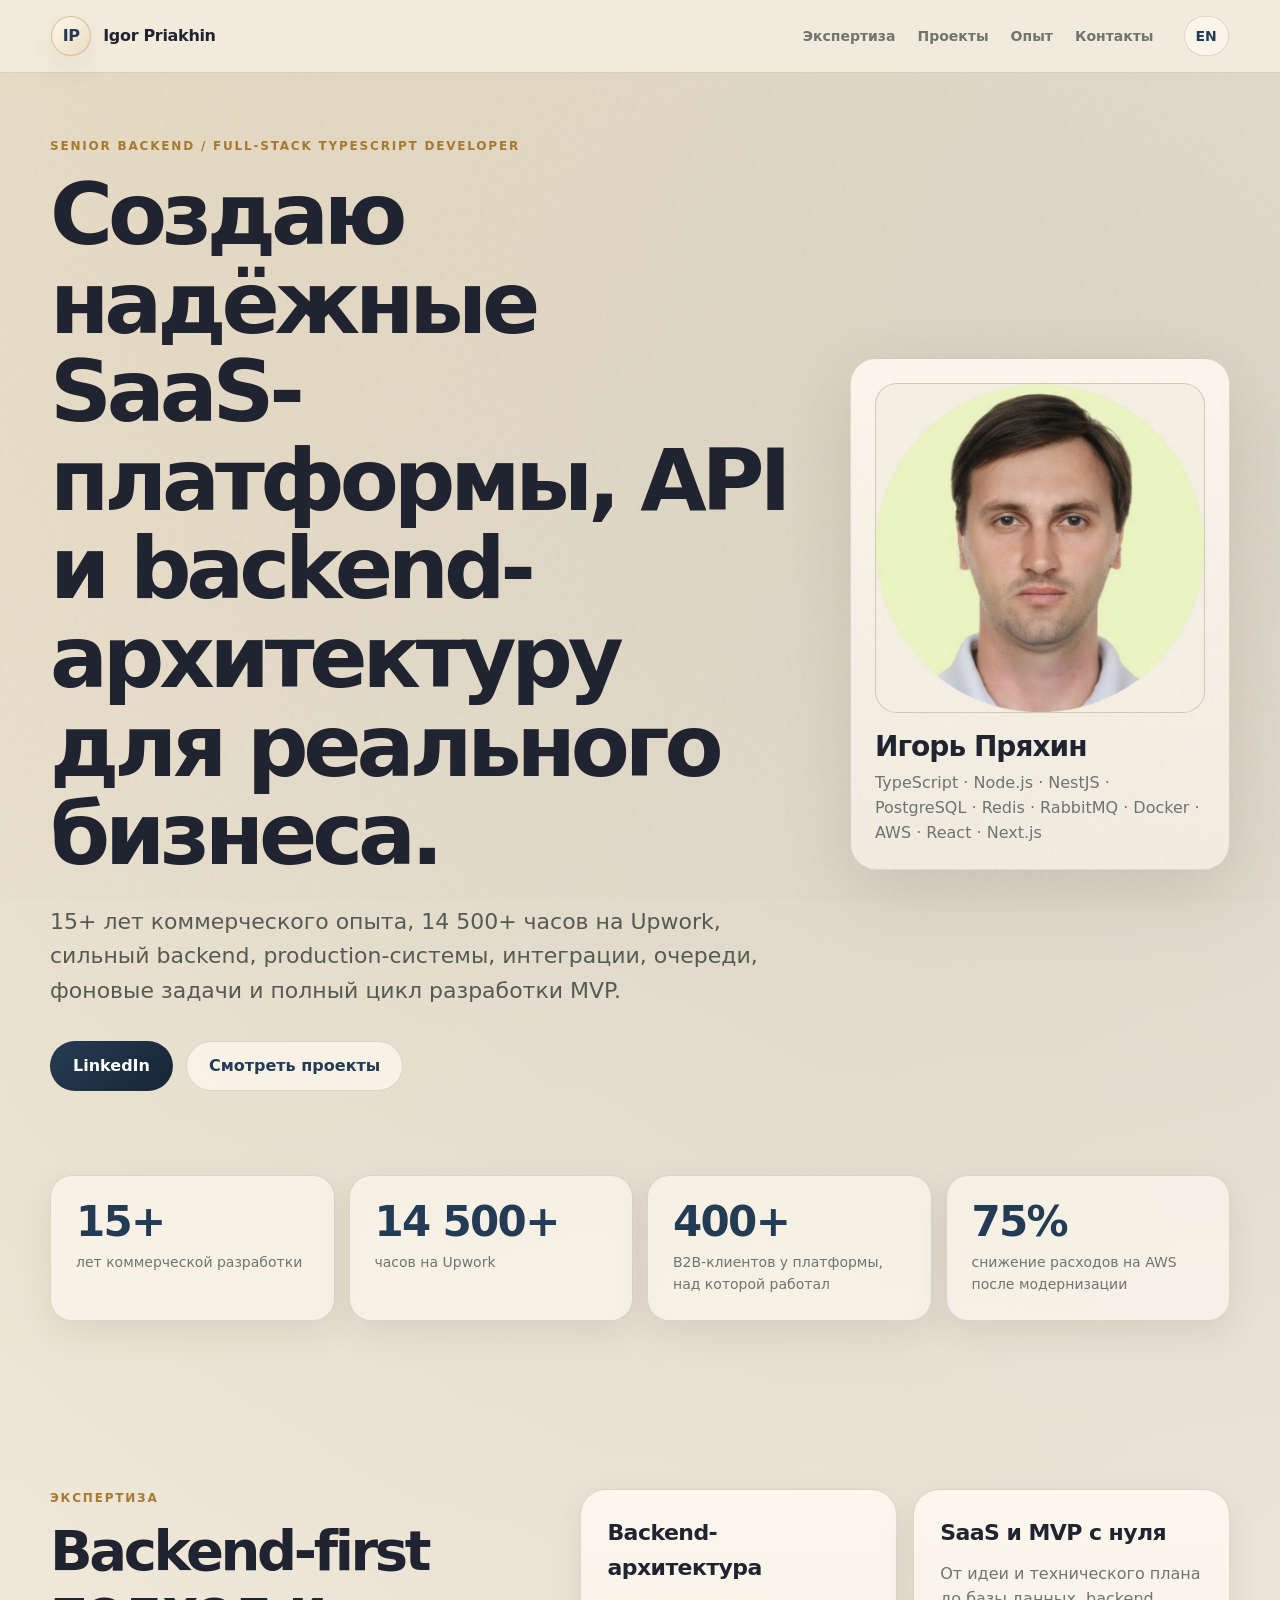
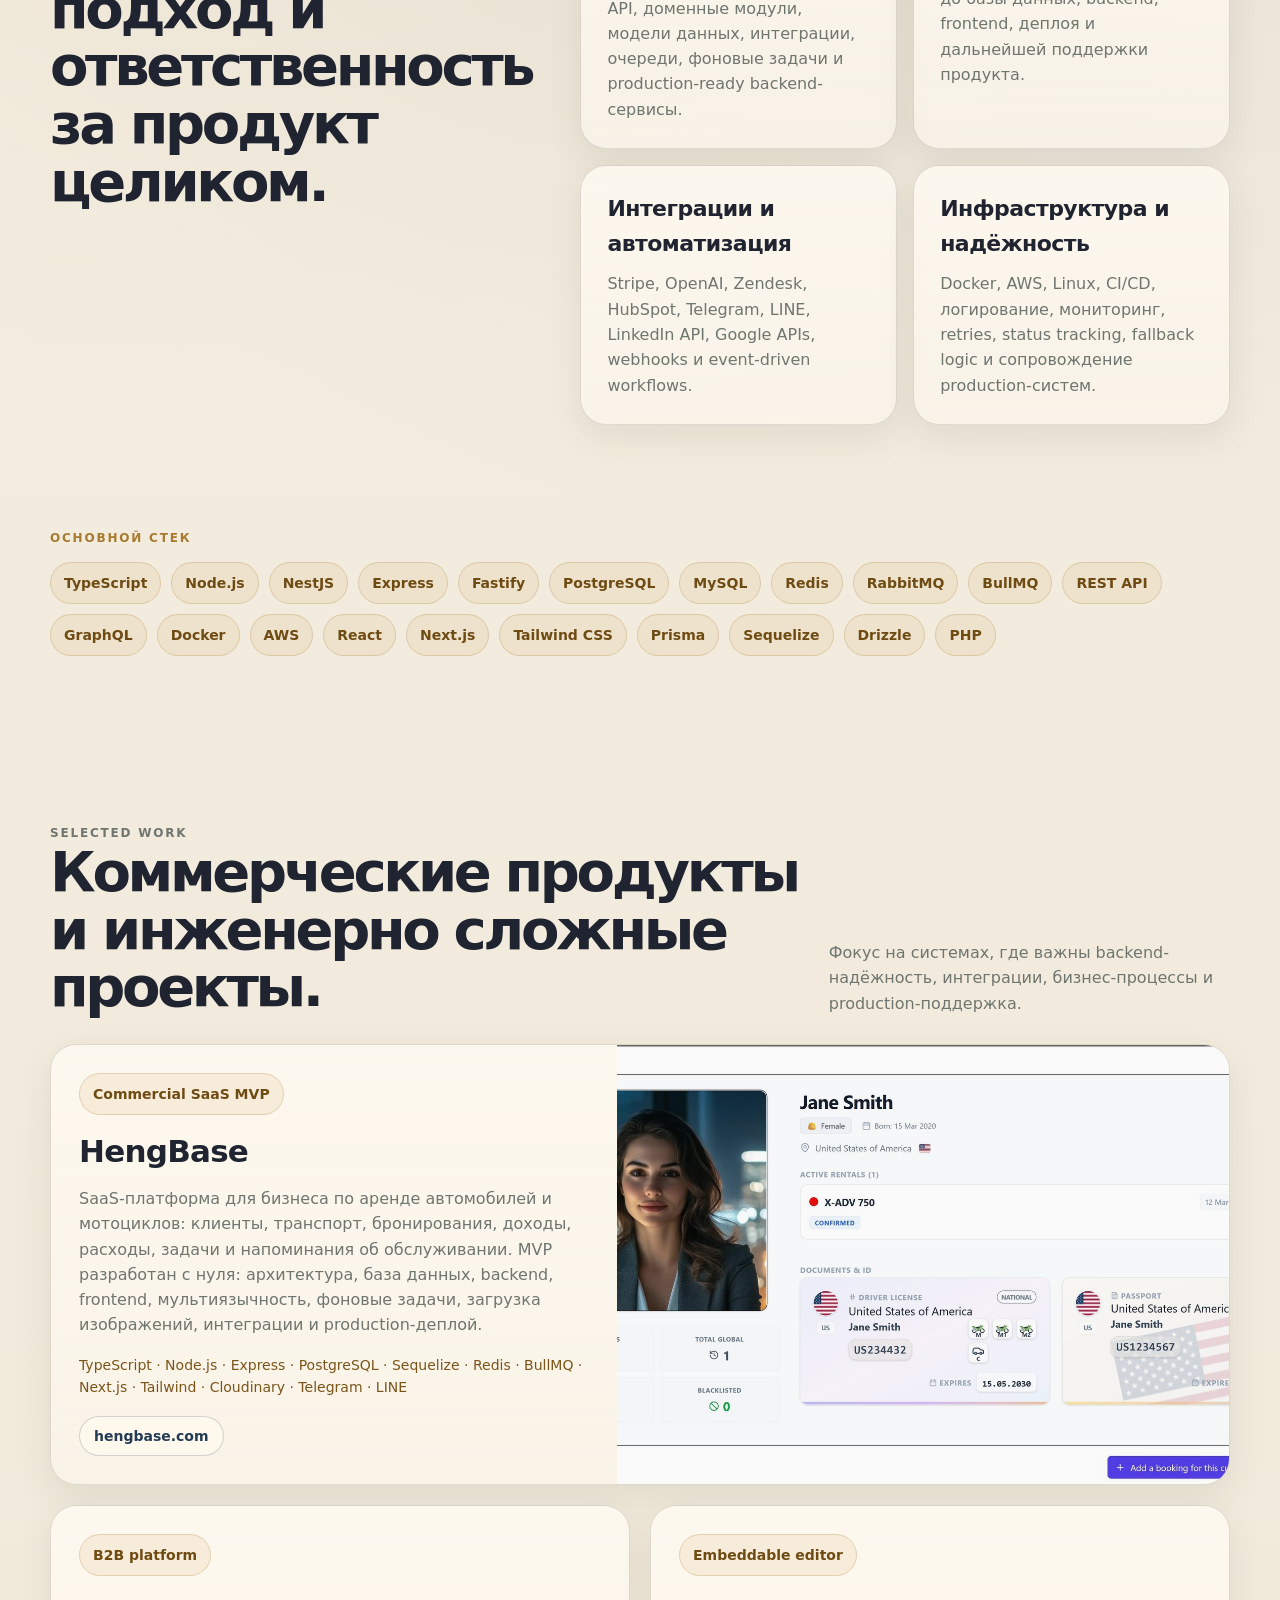
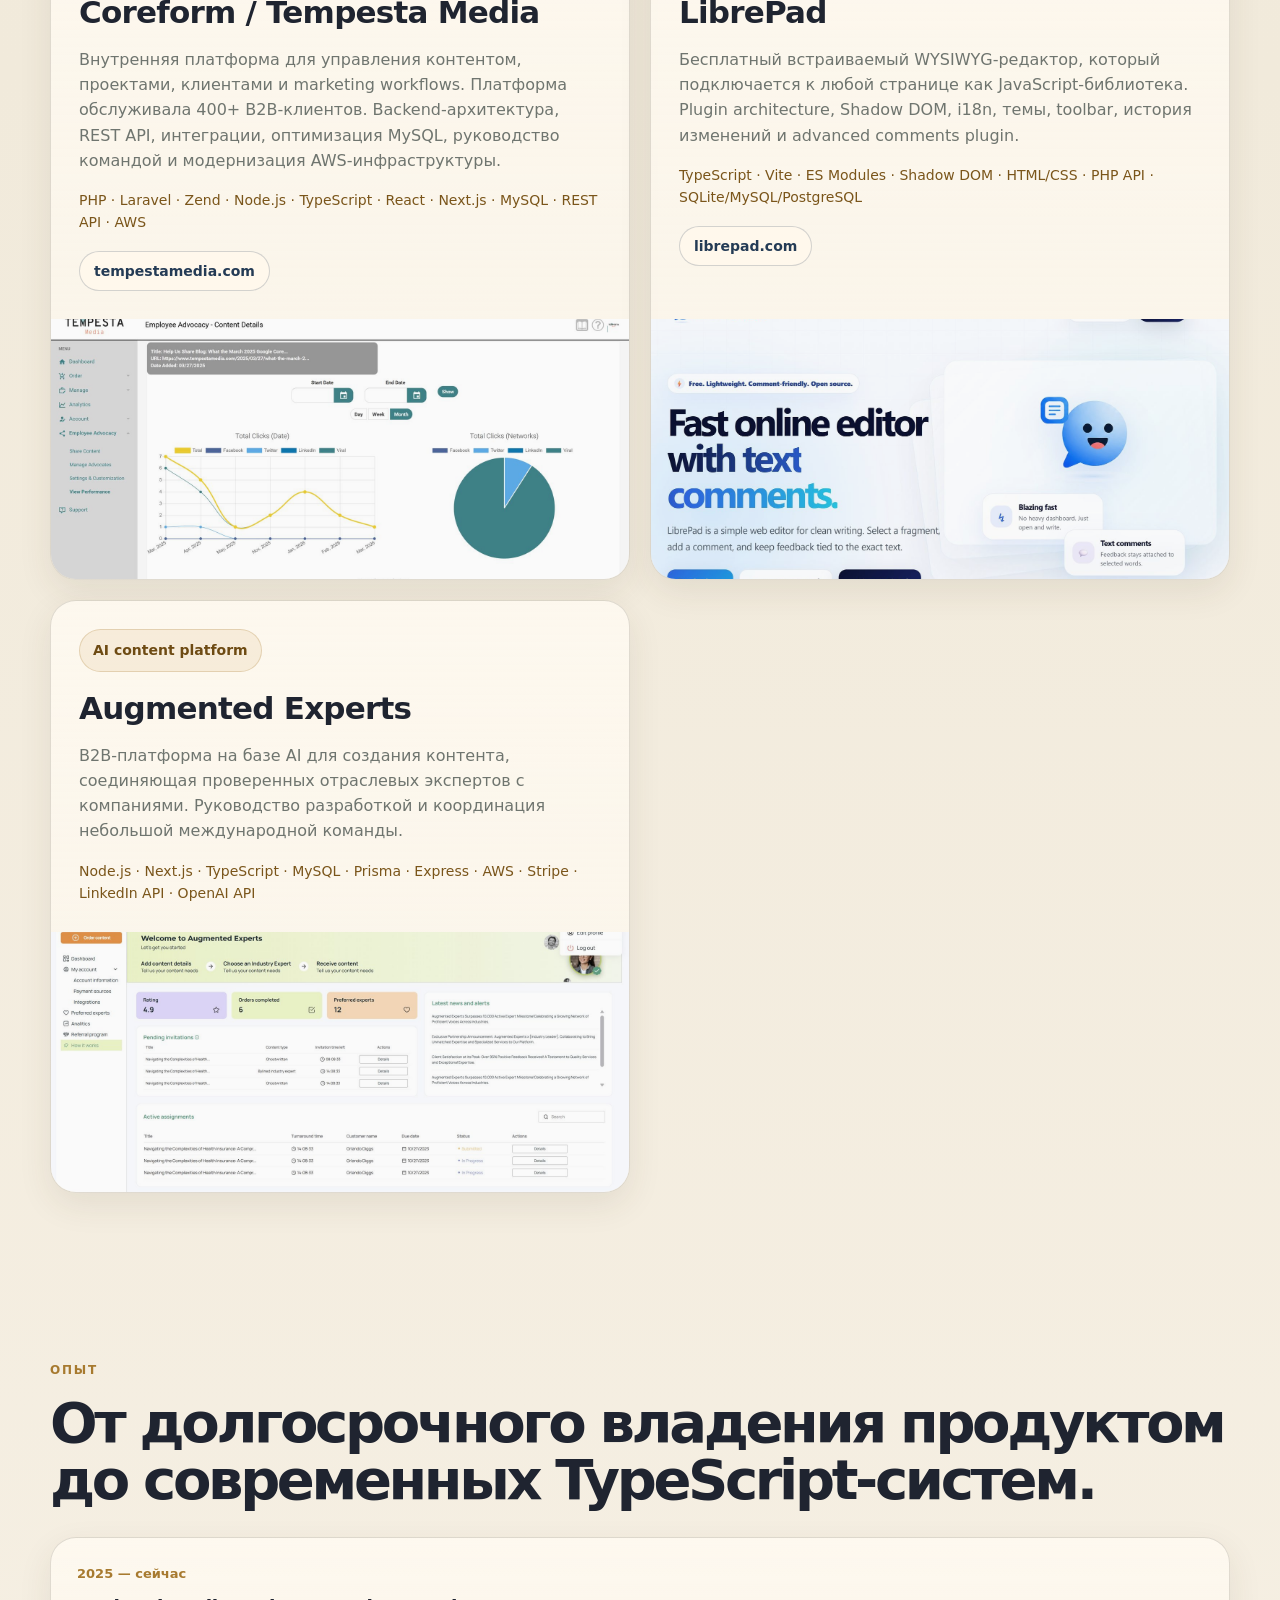
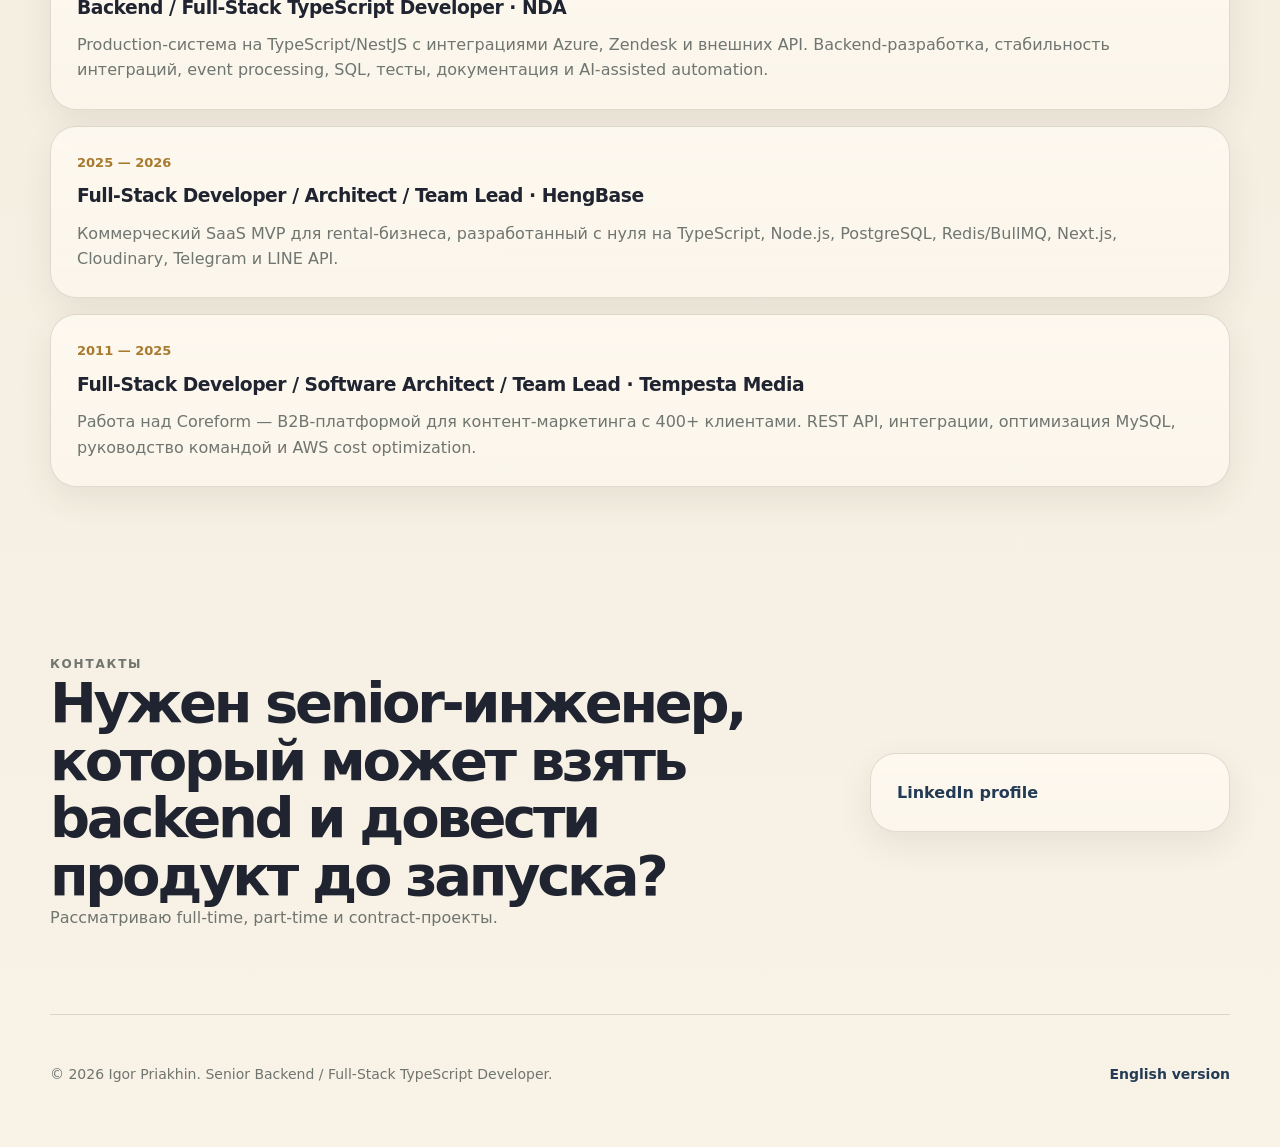
<file: index.html>
<!doctype html>
<html lang="ru">
<head>
  <meta charset="utf-8" />
  <meta name="viewport" content="width=device-width, initial-scale=1" />
  <title>Игорь Пряхин — Senior Backend / Full-Stack TypeScript Developer</title>
  <meta name="description" content="Senior Backend / Full-Stack TypeScript разработчик: Node.js, NestJS, PostgreSQL, Redis, RabbitMQ, BullMQ, Docker, AWS, React, Next.js. SaaS, MVP, API, интеграции и production-системы." />
  <meta name="keywords" content="Senior Backend Developer, Full-Stack Developer, TypeScript, Node.js, NestJS, PostgreSQL, Redis, RabbitMQ, BullMQ, Docker, AWS, React, Next.js, SaaS, MVP, API integrations" />
  <meta name="author" content="Igor Priakhin" />
  <meta name="robots" content="index, follow" />
  <meta property="og:title" content="Игорь Пряхин — Senior Backend / Full-Stack TypeScript Developer" />
  <meta property="og:description" content="15+ лет опыта. Backend-архитектура, SaaS/MVP, API, интеграции, очереди, фоновые задачи и production-системы." />
  <meta property="og:type" content="website" />
  <meta property="og:url" content="https://iprahin.github.io/" />
  <meta property="og:locale" content="ru_RU" />
  <meta property="og:image" content="https://iprahin.github.io/assets/igor-priakhin.jpg" />
  <meta name="twitter:card" content="summary_large_image" />
  <meta name="twitter:title" content="Игорь Пряхин — Senior Backend / Full-Stack TypeScript Developer" />
  <meta name="twitter:description" content="TypeScript, Node.js, NestJS, PostgreSQL, Redis, RabbitMQ/BullMQ, Docker, AWS, React, Next.js." />
  <meta name="twitter:image" content="https://iprahin.github.io/assets/igor-priakhin.jpg" />
  <link rel="canonical" href="https://iprahin.github.io/" />
  <link rel="alternate" hreflang="ru" href="https://iprahin.github.io/" />
  <link rel="alternate" hreflang="en" href="https://iprahin.github.io/en.html" />
  <link rel="alternate" hreflang="x-default" href="https://iprahin.github.io/" />
  <link rel="icon" href="assets/igor-priakhin.jpg" />
  <link rel="stylesheet" href="styles.css" />
  <script type="application/ld+json">
  {
    "@context": "https://schema.org",
    "@type": "Person",
    "name": "Igor Priakhin",
    "jobTitle": "Senior Backend-Oriented Full-Stack Developer",
    "image": "https://iprahin.github.io/assets/igor-priakhin.jpg",
    "sameAs": ["https://www.linkedin.com/in/igor-priakhin-916a1a84"],
    "knowsAbout": ["TypeScript", "Node.js", "NestJS", "PostgreSQL", "Redis", "RabbitMQ", "BullMQ", "Docker", "AWS", "React", "Next.js", "SaaS", "API integrations"],
    "url": "https://iprahin.github.io/"
  }
  </script>
</head>
<body>
  <div class="noise"></div>
  <header class="site-header">
    <a href="#top" class="brand" aria-label="Игорь Пряхин — главная">
      <span class="brand-mark">IP</span>
      <span>Igor Priakhin</span>
    </a>
    <nav class="nav" aria-label="Главная навигация">
      <a href="#expertise">Экспертиза</a>
      <a href="#projects">Проекты</a>
      <a href="#experience">Опыт</a>
      <a href="#contact">Контакты</a>
      <a class="lang-switch" href="en.html" hreflang="en">EN</a>
    </nav>
  </header>

  <main id="top">
    <section class="hero section">
      <div class="hero-copy">
        <p class="eyebrow">Senior Backend / Full-Stack TypeScript Developer</p>
        <h1>Создаю надёжные SaaS-платформы, API и backend-архитектуру для реального бизнеса.</h1>
        <p class="lead">15+ лет коммерческого опыта, 14 500+ часов на Upwork, сильный backend, production-системы, интеграции, очереди, фоновые задачи и полный цикл разработки MVP.</p>
        <div class="hero-actions">
          <a class="btn primary" href="https://www.linkedin.com/in/igor-priakhin-916a1a84" target="_blank" rel="noreferrer">LinkedIn</a>
          <a class="btn secondary" href="#projects">Смотреть проекты</a>
        </div>
      </div>
      <aside class="hero-card" aria-label="Краткий профиль">
        <img src="assets/igor-priakhin.jpg" alt="Игорь Пряхин, Senior Backend / Full-Stack TypeScript Developer" class="portrait" />
        <div>
          <h2>Игорь Пряхин</h2>
          <p>TypeScript · Node.js · NestJS · PostgreSQL · Redis · RabbitMQ · Docker · AWS · React · Next.js</p>
        </div>
      </aside>
    </section>

    <section class="stats section" aria-label="Ключевые достижения">
      <div class="stat"><strong>15+</strong><span>лет коммерческой разработки</span></div>
      <div class="stat"><strong>14 500+</strong><span>часов на Upwork</span></div>
      <div class="stat"><strong>400+</strong><span>B2B-клиентов у платформы, над которой работал</span></div>
      <div class="stat"><strong>75%</strong><span>снижение расходов на AWS после модернизации</span></div>
    </section>

    <section id="expertise" class="section split">
      <div>
        <p class="eyebrow">Экспертиза</p>
        <h2>Backend-first подход и ответственность за продукт целиком.</h2>
      </div>
      <div class="cards two">
        <article class="card"><h3>Backend-архитектура</h3><p>API, доменные модули, модели данных, интеграции, очереди, фоновые задачи и production-ready backend-сервисы.</p></article>
        <article class="card"><h3>SaaS и MVP с нуля</h3><p>От идеи и технического плана до базы данных, backend, frontend, деплоя и дальнейшей поддержки продукта.</p></article>
        <article class="card"><h3>Интеграции и автоматизация</h3><p>Stripe, OpenAI, Zendesk, HubSpot, Telegram, LINE, LinkedIn API, Google APIs, webhooks и event-driven workflows.</p></article>
        <article class="card"><h3>Инфраструктура и надёжность</h3><p>Docker, AWS, Linux, CI/CD, логирование, мониторинг, retries, status tracking, fallback logic и сопровождение production-систем.</p></article>
      </div>
    </section>

    <section class="section stack-section">
      <p class="eyebrow">Основной стек</p>
      <div class="stack-cloud" aria-label="Технологический стек">
        <span>TypeScript</span><span>Node.js</span><span>NestJS</span><span>Express</span><span>Fastify</span><span>PostgreSQL</span><span>MySQL</span><span>Redis</span><span>RabbitMQ</span><span>BullMQ</span><span>REST API</span><span>GraphQL</span><span>Docker</span><span>AWS</span><span>React</span><span>Next.js</span><span>Tailwind CSS</span><span>Prisma</span><span>Sequelize</span><span>Drizzle</span><span>PHP</span>
      </div>
    </section>

    <section id="projects" class="section">
      <div class="section-head">
        <div>
          <p class="eyebrow">Selected work</p>
          <h2>Коммерческие продукты и инженерно сложные проекты.</h2>
        </div>
        <p>Фокус на системах, где важны backend-надёжность, интеграции, бизнес-процессы и production-поддержка.</p>
      </div>

      <div class="project-grid">
        <article class="project-card featured">
          <div class="project-copy">
            <span class="tag">Commercial SaaS MVP</span>
            <h3>HengBase</h3>
            <p>SaaS-платформа для бизнеса по аренде автомобилей и мотоциклов: клиенты, транспорт, бронирования, доходы, расходы, задачи и напоминания об обслуживании. MVP разработан с нуля: архитектура, база данных, backend, frontend, мультиязычность, фоновые задачи, загрузка изображений, интеграции и production-деплой.</p>
            <p class="tech">TypeScript · Node.js · Express · PostgreSQL · Sequelize · Redis · BullMQ · Next.js · Tailwind · Cloudinary · Telegram · LINE</p>
            <div class="project-links"><a class="project-link" href="https://hengbase.com" target="_blank" rel="noreferrer">hengbase.com</a></div>
          </div>
          <button class="project-shot" data-gallery="hengbase" aria-label="Открыть скриншоты HengBase"><img loading="lazy" src="assets/projects/hengbase/05.jpg" alt="Скриншот интерфейса HengBase" /></button>
        </article>

        <article class="project-card">
          <div class="project-copy">
            <span class="tag">B2B platform</span>
            <h3>Coreform / Tempesta Media</h3>
            <p>Внутренняя платформа для управления контентом, проектами, клиентами и marketing workflows. Платформа обслуживала 400+ B2B-клиентов. Backend-архитектура, REST API, интеграции, оптимизация MySQL, руководство командой и модернизация AWS-инфраструктуры.</p>
            <p class="tech">PHP · Laravel · Zend · Node.js · TypeScript · React · Next.js · MySQL · REST API · AWS</p>
            <div class="project-links"><a class="project-link" href="https://tempestamedia.com" target="_blank" rel="noreferrer">tempestamedia.com</a></div>
          </div>
          <button class="project-shot" data-gallery="coreform" aria-label="Открыть скриншоты Coreform"><img loading="lazy" src="assets/projects/coreform/01.jpg" alt="Скриншот интерфейса Coreform / Tempesta Media" /></button>
        </article>

        <article class="project-card">
          <div class="project-copy">
            <span class="tag">Embeddable editor</span>
            <h3>LibrePad</h3>
            <p>Бесплатный встраиваемый WYSIWYG-редактор, который подключается к любой странице как JavaScript-библиотека. Plugin architecture, Shadow DOM, i18n, темы, toolbar, история изменений и advanced comments plugin.</p>
            <p class="tech">TypeScript · Vite · ES Modules · Shadow DOM · HTML/CSS · PHP API · SQLite/MySQL/PostgreSQL</p>
            <div class="project-links"><a class="project-link" href="https://librepad.com" target="_blank" rel="noreferrer">librepad.com</a></div>
          </div>
          <button class="project-shot" data-gallery="librepad" aria-label="Открыть скриншоты LibrePad"><img loading="lazy" src="assets/projects/librepad/01.jpg" alt="Скриншот редактора LibrePad" /></button>
        </article>

        <article class="project-card">
          <div class="project-copy">
            <span class="tag">AI content platform</span>
            <h3>Augmented Experts</h3>
            <p>B2B-платформа на базе AI для создания контента, соединяющая проверенных отраслевых экспертов с компаниями. Руководство разработкой и координация небольшой международной команды.</p>
            <p class="tech">Node.js · Next.js · TypeScript · MySQL · Prisma · Express · AWS · Stripe · LinkedIn API · OpenAI API</p>
          </div>
          <button class="project-shot" data-gallery="augmented" aria-label="Открыть скриншоты Augmented Experts"><img loading="lazy" src="assets/projects/augmented-experts/01.jpg" alt="Скриншот интерфейса Augmented Experts" /></button>
        </article>
      </div>
    </section>

    <section id="experience" class="section timeline-section">
      <p class="eyebrow">Опыт</p>
      <h2>От долгосрочного владения продуктом до современных TypeScript-систем.</h2>
      <div class="timeline">
        <article><time>2025 — сейчас</time><h3>Backend / Full-Stack TypeScript Developer · NDA</h3><p>Production-система на TypeScript/NestJS с интеграциями Azure, Zendesk и внешних API. Backend-разработка, стабильность интеграций, event processing, SQL, тесты, документация и AI-assisted automation.</p></article>
        <article><time>2025 — 2026</time><h3>Full-Stack Developer / Architect / Team Lead · HengBase</h3><p>Коммерческий SaaS MVP для rental-бизнеса, разработанный с нуля на TypeScript, Node.js, PostgreSQL, Redis/BullMQ, Next.js, Cloudinary, Telegram и LINE API.</p></article>
        <article><time>2011 — 2025</time><h3>Full-Stack Developer / Software Architect / Team Lead · Tempesta Media</h3><p>Работа над Coreform — B2B-платформой для контент-маркетинга с 400+ клиентами. REST API, интеграции, оптимизация MySQL, руководство командой и AWS cost optimization.</p></article>
      </div>
    </section>

    <section id="contact" class="section contact">
      <div>
        <p class="eyebrow">Контакты</p>
        <h2>Нужен senior-инженер, который может взять backend и довести продукт до запуска?</h2>
        <p>Рассматриваю full-time, part-time и contract-проекты.</p>
      </div>
      <div class="contact-card">
        <a href="https://www.linkedin.com/in/igor-priakhin-916a1a84" target="_blank" rel="noreferrer">LinkedIn profile</a>
      </div>
    </section>
  </main>

  <footer class="footer">
    <p>© 2026 Igor Priakhin. Senior Backend / Full-Stack TypeScript Developer.</p>
    <p><a href="en.html">English version</a></p>
  </footer>

  <dialog class="gallery" id="gallery">
    <button class="close" id="closeGallery" aria-label="Закрыть галерею">×</button>
    <button class="arrow prev" id="prevShot" aria-label="Предыдущий скриншот">‹</button>
    <img id="galleryImage" alt="Скриншот проекта" />
    <button class="arrow next" id="nextShot" aria-label="Следующий скриншот">›</button>
    <p id="galleryCaption"></p>
  </dialog>

  <script src="script.js"></script>
</body>
</html>
</file>
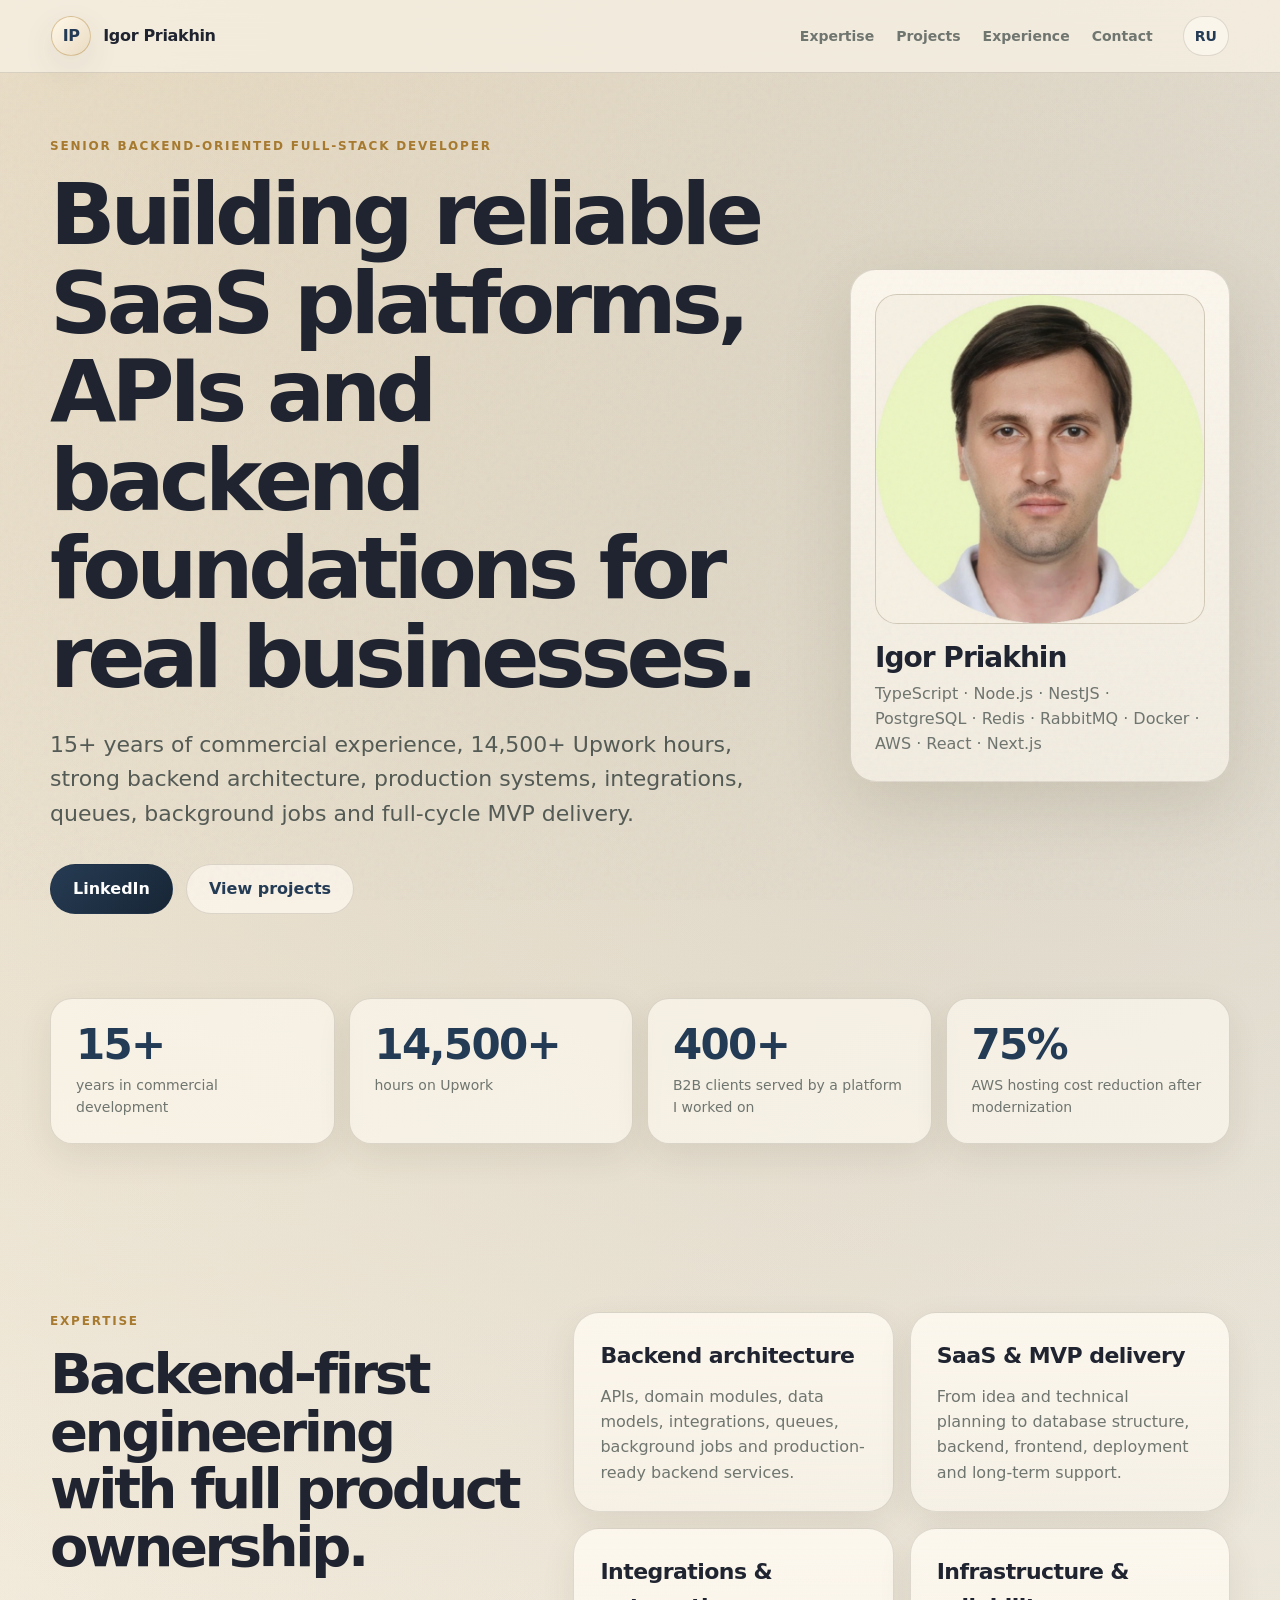
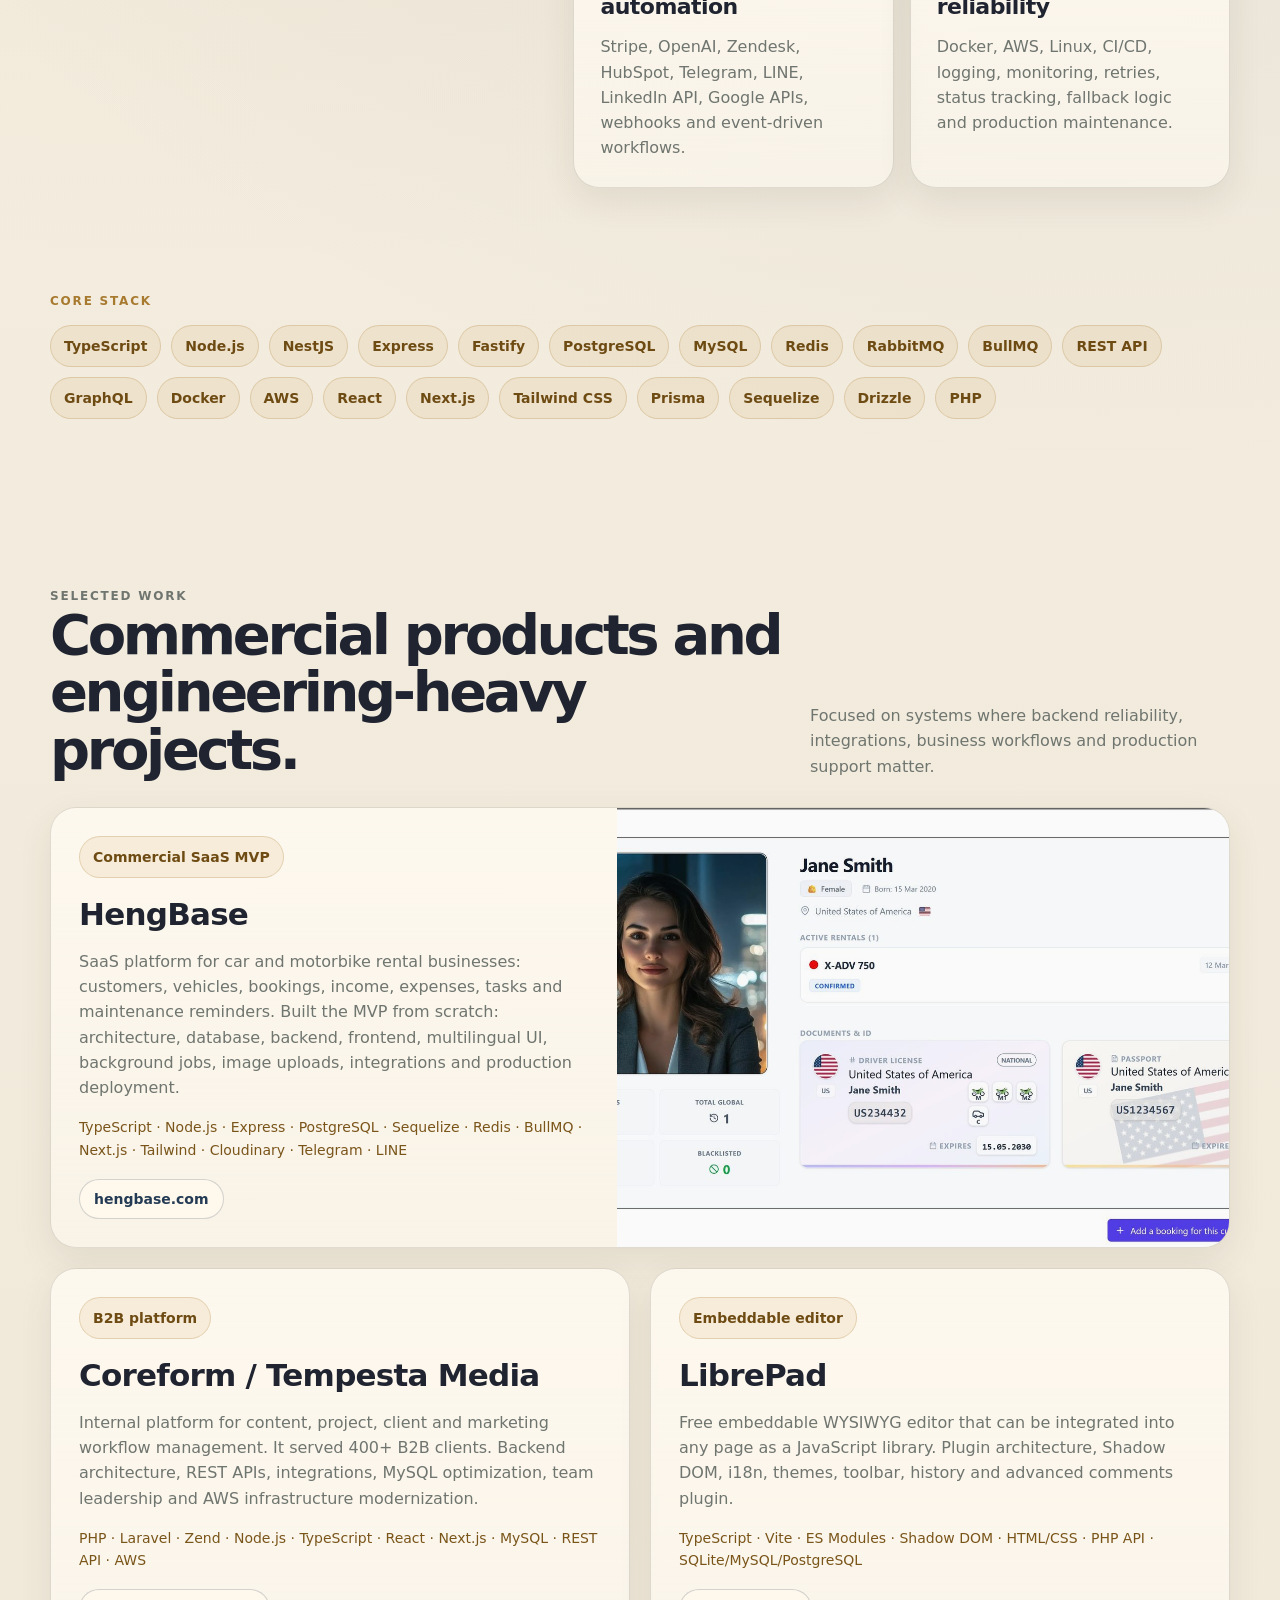
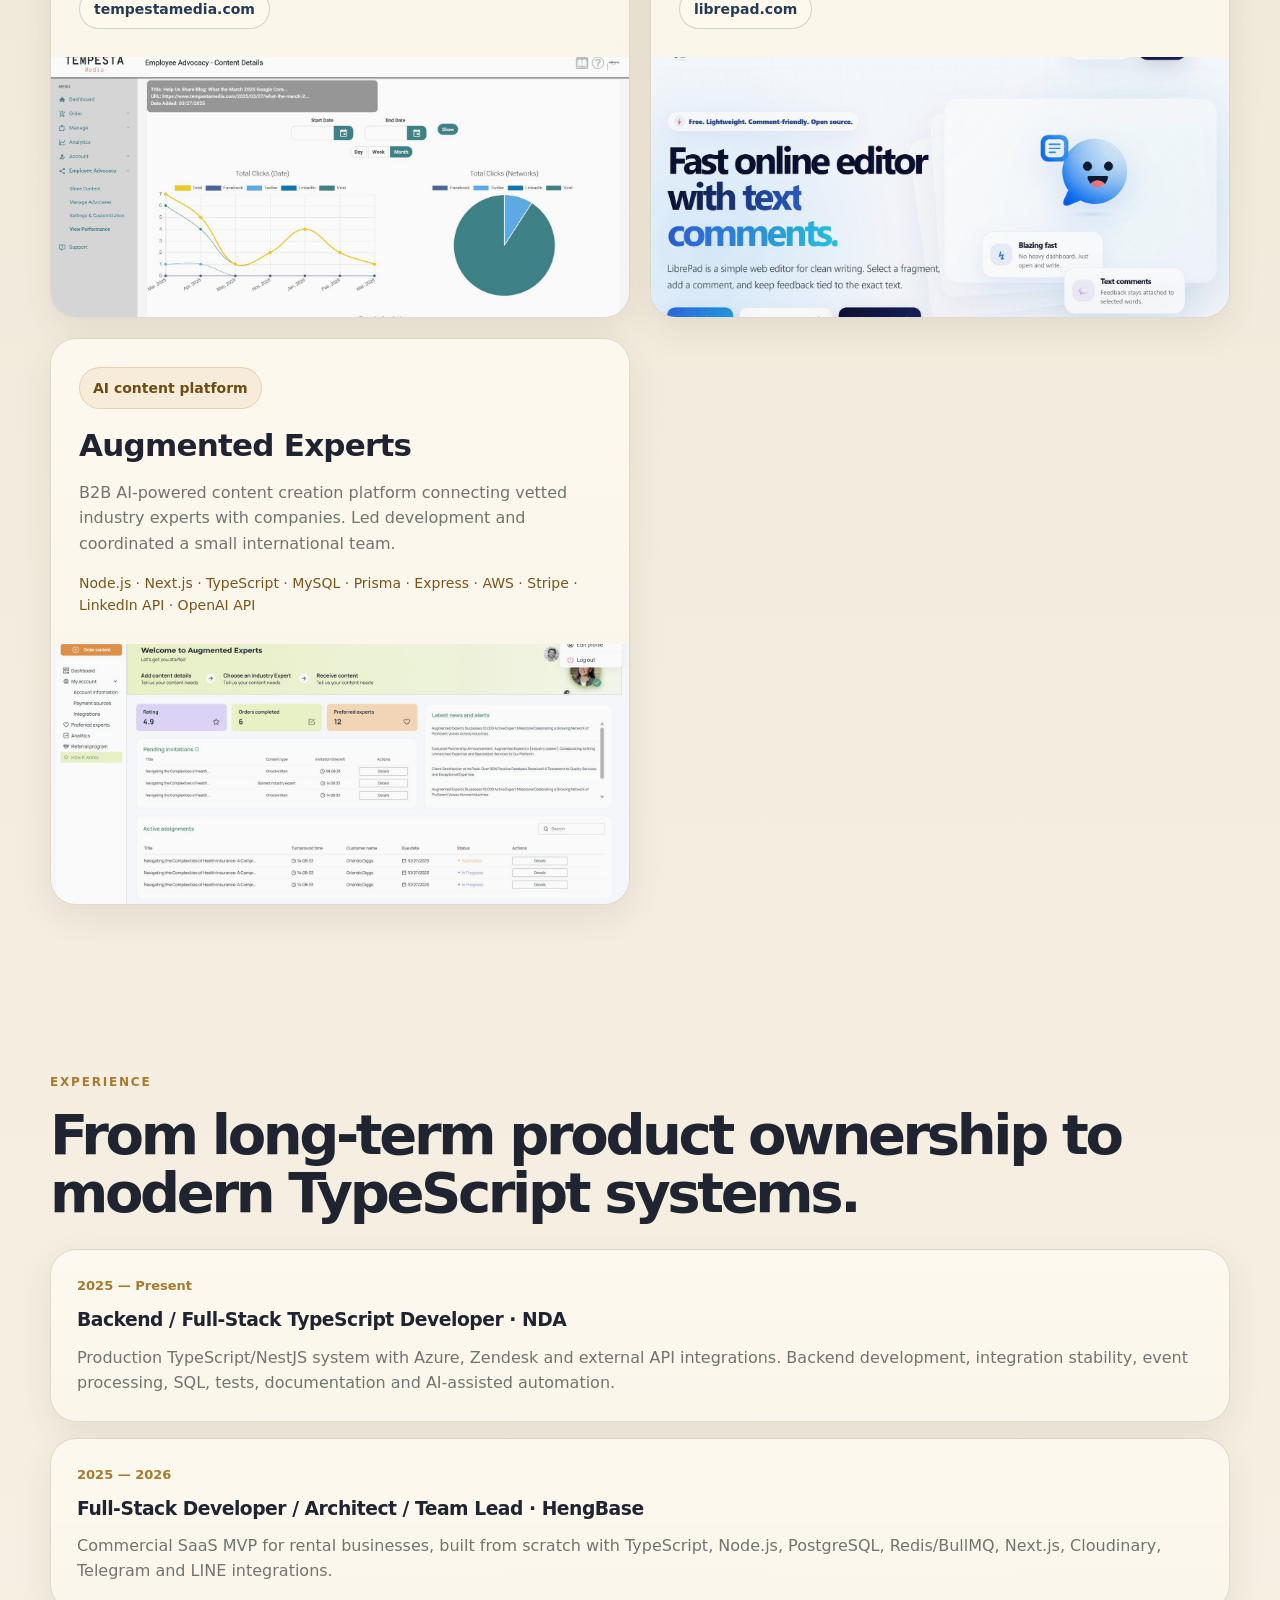
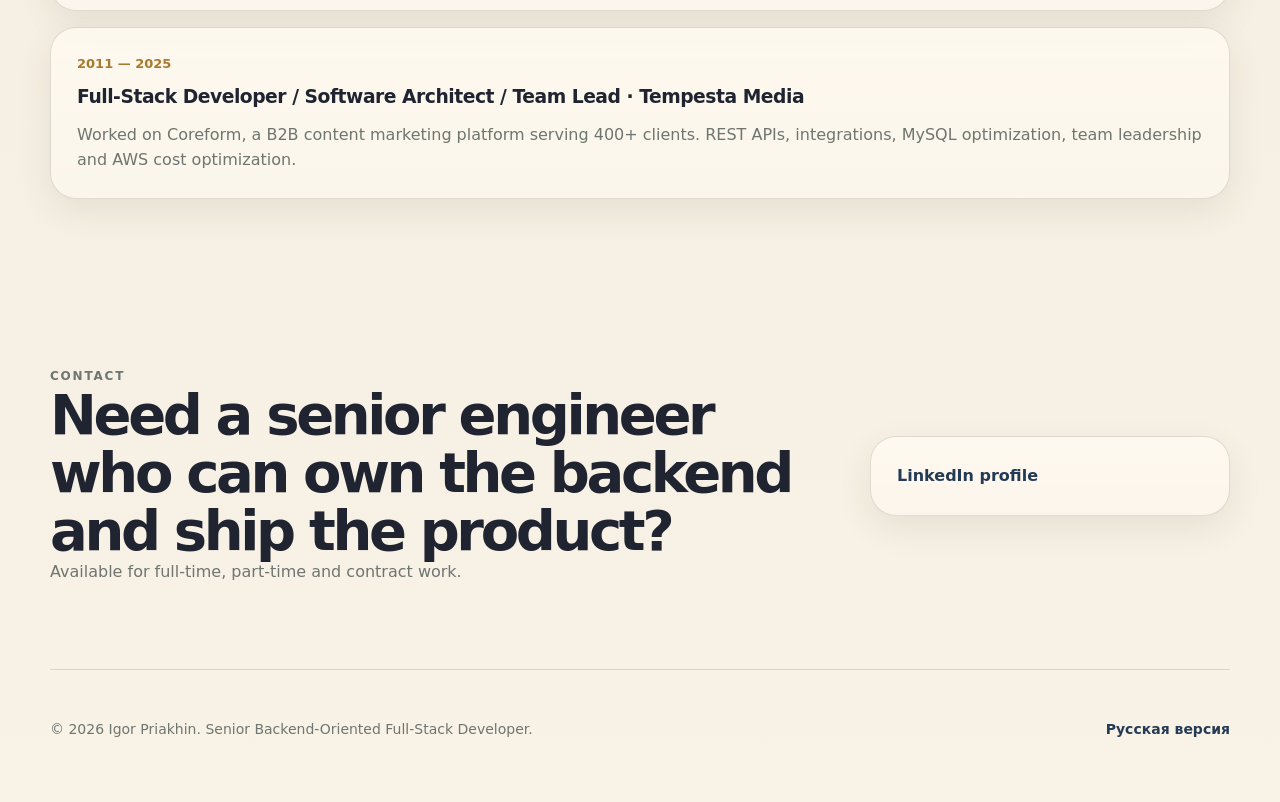
<file: en.html>
<!doctype html>
<html lang="en">
<head>
  <meta charset="utf-8" />
  <meta name="viewport" content="width=device-width, initial-scale=1" />
  <title>Igor Priakhin — Senior Backend-Oriented Full-Stack Developer</title>
  <meta name="description" content="Senior Backend-Oriented Full-Stack Developer with 15+ years of experience: TypeScript, Node.js, NestJS, PostgreSQL, Redis, RabbitMQ, BullMQ, Docker, AWS, React and Next.js." />
  <meta name="keywords" content="Senior Backend Developer, Full-Stack Developer, TypeScript, Node.js, NestJS, PostgreSQL, Redis, RabbitMQ, BullMQ, Docker, AWS, React, Next.js, SaaS, MVP, API integrations" />
  <meta name="author" content="Igor Priakhin" />
  <meta name="robots" content="index, follow" />
  <meta property="og:title" content="Igor Priakhin — Senior Backend-Oriented Full-Stack Developer" />
  <meta property="og:description" content="15+ years of experience in backend architecture, SaaS/MVP, APIs, integrations, queues, background jobs and production systems." />
  <meta property="og:type" content="website" />
  <meta property="og:url" content="https://iprahin.github.io/en.html" />
  <meta property="og:locale" content="en_US" />
  <meta property="og:image" content="https://iprahin.github.io/assets/igor-priakhin.jpg" />
  <meta name="twitter:card" content="summary_large_image" />
  <meta name="twitter:title" content="Igor Priakhin — Senior Backend-Oriented Full-Stack Developer" />
  <meta name="twitter:description" content="TypeScript, Node.js, NestJS, PostgreSQL, Redis, RabbitMQ/BullMQ, Docker, AWS, React, Next.js." />
  <meta name="twitter:image" content="https://iprahin.github.io/assets/igor-priakhin.jpg" />
  <link rel="canonical" href="https://iprahin.github.io/en.html" />
  <link rel="alternate" hreflang="ru" href="https://iprahin.github.io/" />
  <link rel="alternate" hreflang="en" href="https://iprahin.github.io/en.html" />
  <link rel="alternate" hreflang="x-default" href="https://iprahin.github.io/" />
  <link rel="icon" href="assets/igor-priakhin.jpg" />
  <link rel="stylesheet" href="styles.css" />
  <script type="application/ld+json">
  {
    "@context": "https://schema.org",
    "@type": "Person",
    "name": "Igor Priakhin",
    "jobTitle": "Senior Backend-Oriented Full-Stack Developer",
    "image": "https://iprahin.github.io/assets/igor-priakhin.jpg",
    "sameAs": ["https://www.linkedin.com/in/igor-priakhin-916a1a84"],
    "knowsAbout": ["TypeScript", "Node.js", "NestJS", "PostgreSQL", "Redis", "RabbitMQ", "BullMQ", "Docker", "AWS", "React", "Next.js", "SaaS", "API integrations"],
    "url": "https://iprahin.github.io/en.html"
  }
  </script>
</head>
<body>
  <div class="noise"></div>
  <header class="site-header">
    <a href="#top" class="brand" aria-label="Igor Priakhin home">
      <span class="brand-mark">IP</span>
      <span>Igor Priakhin</span>
    </a>
    <nav class="nav" aria-label="Main navigation">
      <a href="#expertise">Expertise</a>
      <a href="#projects">Projects</a>
      <a href="#experience">Experience</a>
      <a href="#contact">Contact</a>
      <a class="lang-switch" href="index.html" hreflang="ru">RU</a>
    </nav>
  </header>

  <main id="top">
    <section class="hero section">
      <div class="hero-copy">
        <p class="eyebrow">Senior Backend-Oriented Full-Stack Developer</p>
        <h1>Building reliable SaaS platforms, APIs and backend foundations for real businesses.</h1>
        <p class="lead">15+ years of commercial experience, 14,500+ Upwork hours, strong backend architecture, production systems, integrations, queues, background jobs and full-cycle MVP delivery.</p>
        <div class="hero-actions">
          <a class="btn primary" href="https://www.linkedin.com/in/igor-priakhin-916a1a84" target="_blank" rel="noreferrer">LinkedIn</a>
          <a class="btn secondary" href="#projects">View projects</a>
        </div>
      </div>
      <aside class="hero-card" aria-label="Profile summary">
        <img src="assets/igor-priakhin.jpg" alt="Igor Priakhin, Senior Backend-Oriented Full-Stack Developer" class="portrait" />
        <div>
          <h2>Igor Priakhin</h2>
          <p>TypeScript · Node.js · NestJS · PostgreSQL · Redis · RabbitMQ · Docker · AWS · React · Next.js</p>
        </div>
      </aside>
    </section>

    <section class="stats section" aria-label="Key achievements">
      <div class="stat"><strong>15+</strong><span>years in commercial development</span></div>
      <div class="stat"><strong>14,500+</strong><span>hours on Upwork</span></div>
      <div class="stat"><strong>400+</strong><span>B2B clients served by a platform I worked on</span></div>
      <div class="stat"><strong>75%</strong><span>AWS hosting cost reduction after modernization</span></div>
    </section>

    <section id="expertise" class="section split">
      <div>
        <p class="eyebrow">Expertise</p>
        <h2>Backend-first engineering with full product ownership.</h2>
      </div>
      <div class="cards two">
        <article class="card"><h3>Backend architecture</h3><p>APIs, domain modules, data models, integrations, queues, background jobs and production-ready backend services.</p></article>
        <article class="card"><h3>SaaS & MVP delivery</h3><p>From idea and technical planning to database structure, backend, frontend, deployment and long-term support.</p></article>
        <article class="card"><h3>Integrations & automation</h3><p>Stripe, OpenAI, Zendesk, HubSpot, Telegram, LINE, LinkedIn API, Google APIs, webhooks and event-driven workflows.</p></article>
        <article class="card"><h3>Infrastructure & reliability</h3><p>Docker, AWS, Linux, CI/CD, logging, monitoring, retries, status tracking, fallback logic and production maintenance.</p></article>
      </div>
    </section>

    <section class="section stack-section">
      <p class="eyebrow">Core stack</p>
      <div class="stack-cloud" aria-label="Technology stack">
        <span>TypeScript</span><span>Node.js</span><span>NestJS</span><span>Express</span><span>Fastify</span><span>PostgreSQL</span><span>MySQL</span><span>Redis</span><span>RabbitMQ</span><span>BullMQ</span><span>REST API</span><span>GraphQL</span><span>Docker</span><span>AWS</span><span>React</span><span>Next.js</span><span>Tailwind CSS</span><span>Prisma</span><span>Sequelize</span><span>Drizzle</span><span>PHP</span>
      </div>
    </section>

    <section id="projects" class="section">
      <div class="section-head">
        <div>
          <p class="eyebrow">Selected work</p>
          <h2>Commercial products and engineering-heavy projects.</h2>
        </div>
        <p>Focused on systems where backend reliability, integrations, business workflows and production support matter.</p>
      </div>

      <div class="project-grid">
        <article class="project-card featured">
          <div class="project-copy">
            <span class="tag">Commercial SaaS MVP</span>
            <h3>HengBase</h3>
            <p>SaaS platform for car and motorbike rental businesses: customers, vehicles, bookings, income, expenses, tasks and maintenance reminders. Built the MVP from scratch: architecture, database, backend, frontend, multilingual UI, background jobs, image uploads, integrations and production deployment.</p>
            <p class="tech">TypeScript · Node.js · Express · PostgreSQL · Sequelize · Redis · BullMQ · Next.js · Tailwind · Cloudinary · Telegram · LINE</p>
            <div class="project-links"><a class="project-link" href="https://hengbase.com" target="_blank" rel="noreferrer">hengbase.com</a></div>
          </div>
          <button class="project-shot" data-gallery="hengbase" aria-label="Open HengBase screenshots"><img loading="lazy" src="assets/projects/hengbase/05.jpg" alt="HengBase interface screenshot" /></button>
        </article>

        <article class="project-card">
          <div class="project-copy">
            <span class="tag">B2B platform</span>
            <h3>Coreform / Tempesta Media</h3>
            <p>Internal platform for content, project, client and marketing workflow management. It served 400+ B2B clients. Backend architecture, REST APIs, integrations, MySQL optimization, team leadership and AWS infrastructure modernization.</p>
            <p class="tech">PHP · Laravel · Zend · Node.js · TypeScript · React · Next.js · MySQL · REST API · AWS</p>
            <div class="project-links"><a class="project-link" href="https://tempestamedia.com" target="_blank" rel="noreferrer">tempestamedia.com</a></div>
          </div>
          <button class="project-shot" data-gallery="coreform" aria-label="Open Coreform screenshots"><img loading="lazy" src="assets/projects/coreform/01.jpg" alt="Coreform / Tempesta Media interface screenshot" /></button>
        </article>

        <article class="project-card">
          <div class="project-copy">
            <span class="tag">Embeddable editor</span>
            <h3>LibrePad</h3>
            <p>Free embeddable WYSIWYG editor that can be integrated into any page as a JavaScript library. Plugin architecture, Shadow DOM, i18n, themes, toolbar, history and advanced comments plugin.</p>
            <p class="tech">TypeScript · Vite · ES Modules · Shadow DOM · HTML/CSS · PHP API · SQLite/MySQL/PostgreSQL</p>
            <div class="project-links"><a class="project-link" href="https://librepad.com" target="_blank" rel="noreferrer">librepad.com</a></div>
          </div>
          <button class="project-shot" data-gallery="librepad" aria-label="Open LibrePad screenshots"><img loading="lazy" src="assets/projects/librepad/01.jpg" alt="LibrePad editor screenshot" /></button>
        </article>

        <article class="project-card">
          <div class="project-copy">
            <span class="tag">AI content platform</span>
            <h3>Augmented Experts</h3>
            <p>B2B AI-powered content creation platform connecting vetted industry experts with companies. Led development and coordinated a small international team.</p>
            <p class="tech">Node.js · Next.js · TypeScript · MySQL · Prisma · Express · AWS · Stripe · LinkedIn API · OpenAI API</p>
          </div>
          <button class="project-shot" data-gallery="augmented" aria-label="Open Augmented Experts screenshots"><img loading="lazy" src="assets/projects/augmented-experts/01.jpg" alt="Augmented Experts interface screenshot" /></button>
        </article>
      </div>
    </section>

    <section id="experience" class="section timeline-section">
      <p class="eyebrow">Experience</p>
      <h2>From long-term product ownership to modern TypeScript systems.</h2>
      <div class="timeline">
        <article><time>2025 — Present</time><h3>Backend / Full-Stack TypeScript Developer · NDA</h3><p>Production TypeScript/NestJS system with Azure, Zendesk and external API integrations. Backend development, integration stability, event processing, SQL, tests, documentation and AI-assisted automation.</p></article>
        <article><time>2025 — 2026</time><h3>Full-Stack Developer / Architect / Team Lead · HengBase</h3><p>Commercial SaaS MVP for rental businesses, built from scratch with TypeScript, Node.js, PostgreSQL, Redis/BullMQ, Next.js, Cloudinary, Telegram and LINE integrations.</p></article>
        <article><time>2011 — 2025</time><h3>Full-Stack Developer / Software Architect / Team Lead · Tempesta Media</h3><p>Worked on Coreform, a B2B content marketing platform serving 400+ clients. REST APIs, integrations, MySQL optimization, team leadership and AWS cost optimization.</p></article>
      </div>
    </section>

    <section id="contact" class="section contact">
      <div>
        <p class="eyebrow">Contact</p>
        <h2>Need a senior engineer who can own the backend and ship the product?</h2>
        <p>Available for full-time, part-time and contract work.</p>
      </div>
      <div class="contact-card">
        <a href="https://www.linkedin.com/in/igor-priakhin-916a1a84" target="_blank" rel="noreferrer">LinkedIn profile</a>
      </div>
    </section>
  </main>

  <footer class="footer">
    <p>© 2026 Igor Priakhin. Senior Backend-Oriented Full-Stack Developer.</p>
    <p><a href="index.html">Русская версия</a></p>
  </footer>

  <dialog class="gallery" id="gallery">
    <button class="close" id="closeGallery" aria-label="Close gallery">×</button>
    <button class="arrow prev" id="prevShot" aria-label="Previous screenshot">‹</button>
    <img id="galleryImage" alt="Project screenshot" />
    <button class="arrow next" id="nextShot" aria-label="Next screenshot">›</button>
    <p id="galleryCaption"></p>
  </dialog>

  <script src="script.js"></script>
</body>
</html>
</file>
<file: styles.css>
:root{
  --paper:#f6f0e4;
  --paper-2:#fffaf1;
  --ink:#1f2430;
  --muted:#6f756f;
  --soft:#e5dccb;
  --line:rgba(45,38,27,.14);
  --panel:rgba(255,250,241,.78);
  --panel-solid:#fffaf1;
  --gold:#a77a2f;
  --gold-2:#c99a49;
  --blue:#243b55;
  --green:#3d5547;
  --shadow:0 24px 70px rgba(64,52,34,.13);
  --shadow-soft:0 12px 34px rgba(64,52,34,.09);
  --radius:26px;
}
*{box-sizing:border-box}
html{scroll-behavior:smooth}
body{
  margin:0;
  font-family:Inter,ui-sans-serif,system-ui,-apple-system,BlinkMacSystemFont,"Segoe UI",Roboto,Arial,sans-serif;
  color:var(--ink);
  line-height:1.58;
  background:
    radial-gradient(circle at 14% 0%, rgba(201,154,73,.18), transparent 33%),
    radial-gradient(circle at 86% 8%, rgba(36,59,85,.12), transparent 31%),
    linear-gradient(180deg,var(--paper),#f1eadb 55%,#f8f2e7);
}
a{color:inherit;text-decoration:none}
img{max-width:100%}
.noise{position:fixed;inset:0;pointer-events:none;opacity:.045;background-image:url("data:image/svg+xml,%3Csvg viewBox='0 0 256 256' xmlns='http://www.w3.org/2000/svg'%3E%3Cfilter id='n'%3E%3CfeTurbulence type='fractalNoise' baseFrequency='.7' numOctaves='3' stitchTiles='stitch'/%3E%3C/filter%3E%3Crect width='100%25' height='100%25' filter='url(%23n)'/%3E%3C/svg%3E");z-index:5;mix-blend-mode:multiply}.site-header{position:sticky;top:0;z-index:10;display:flex;align-items:center;justify-content:space-between;gap:20px;padding:16px clamp(18px,4vw,64px);background:rgba(246,240,228,.79);backdrop-filter:blur(20px);border-bottom:1px solid var(--line)}.brand{display:flex;align-items:center;gap:12px;font-weight:800;letter-spacing:-.02em}.brand-mark{display:grid;place-items:center;width:40px;height:40px;border:1px solid rgba(167,122,47,.38);border-radius:50%;background:linear-gradient(135deg,#fff7e8,#eadcc3);color:var(--blue);box-shadow:var(--shadow-soft)}.nav{display:flex;align-items:center;gap:22px;color:var(--muted);font-size:14px;font-weight:650}.nav a:hover{color:var(--ink)}.lang-switch{display:inline-flex;align-items:center;gap:7px;margin-left:8px;padding:8px 11px;border:1px solid var(--line);border-radius:999px;background:rgba(255,250,241,.68);color:var(--blue)}.section{width:min(1180px,calc(100% - 40px));margin:0 auto;padding:84px 0}.hero{display:grid;grid-template-columns:minmax(0,1.14fr) 380px;gap:50px;align-items:center;min-height:700px;padding-top:64px}.eyebrow{margin:0 0 14px;color:var(--gold);font-weight:850;letter-spacing:.15em;text-transform:uppercase;font-size:12px}.hero h1,.section h2{margin:0;color:var(--ink);line-height:1.03;letter-spacing:-.06em}.hero h1{font-size:clamp(43px,7vw,86px);max-width:900px}.section h2{font-size:clamp(33px,4.4vw,56px)}.lead{margin:26px 0 0;max-width:760px;color:#545b55;font-size:clamp(18px,1.9vw,22px)}.hero-actions{display:flex;flex-wrap:wrap;gap:13px;margin-top:32px}.btn{display:inline-flex;align-items:center;justify-content:center;min-height:50px;padding:0 22px;border-radius:999px;font-weight:800;border:1px solid var(--line);transition:transform .2s ease,box-shadow .2s ease,background .2s ease}.btn:hover{transform:translateY(-1px);box-shadow:var(--shadow-soft)}.btn.primary{background:linear-gradient(135deg,#263b53,#172636);color:#fff;border-color:rgba(36,59,85,.2)}.btn.secondary{background:rgba(255,250,241,.7);color:var(--blue)}.hero-card{padding:24px;border:1px solid var(--line);border-radius:var(--radius);background:linear-gradient(180deg,rgba(255,250,241,.9),rgba(255,250,241,.58));box-shadow:var(--shadow)}.portrait{display:block;width:100%;aspect-ratio:1/1;object-fit:cover;border-radius:22px;border:1px solid rgba(45,38,27,.12);margin-bottom:20px;background:#e9e1cf}.hero-card h2{font-size:28px;margin:0 0 8px;letter-spacing:-.035em}.hero-card p,.section-head p,.card p,.project-copy p,.timeline p,.contact p{color:var(--muted);margin:0}.stats{display:grid;grid-template-columns:repeat(4,1fr);gap:14px;padding-top:0}.stat{padding:25px;border:1px solid var(--line);border-radius:22px;background:rgba(255,250,241,.64);box-shadow:var(--shadow-soft)}.stat strong{display:block;color:var(--blue);font-size:42px;line-height:1;letter-spacing:-.04em}.stat span{display:block;margin-top:8px;color:var(--muted);font-size:14px}.split{display:grid;grid-template-columns:.84fr 1.16fr;gap:48px}.cards.two{display:grid;grid-template-columns:repeat(2,1fr);gap:16px}.card,.project-card,.timeline article,.contact-card{border:1px solid var(--line);border-radius:var(--radius);background:linear-gradient(180deg,rgba(255,250,241,.86),rgba(255,250,241,.55));box-shadow:var(--shadow-soft)}.card{padding:26px}.card h3,.project-copy h3,.timeline h3{margin:0 0 10px;color:var(--ink);letter-spacing:-.025em}.card h3{font-size:22px}.stack-section{padding-top:20px}.stack-cloud{display:flex;flex-wrap:wrap;gap:10px}.stack-cloud span,.tag{display:inline-flex;padding:9px 13px;border:1px solid rgba(167,122,47,.24);border-radius:999px;color:#6e4b13;background:rgba(201,154,73,.12);font-size:14px;font-weight:700}.section-head{display:flex;justify-content:space-between;align-items:end;gap:28px;margin-bottom:28px}.section-head p{max-width:420px}.project-grid{display:grid;grid-template-columns:repeat(2,1fr);gap:20px}.project-card{overflow:hidden;display:grid;grid-template-rows:auto 260px}.project-card.featured{grid-column:1/-1;grid-template-columns:1fr 1.08fr;grid-template-rows:auto}.project-copy{padding:28px}.project-copy h3{font-size:31px;margin-top:12px}.project-links{display:flex;flex-wrap:wrap;gap:10px;margin-top:18px}.project-link{display:inline-flex;align-items:center;gap:7px;min-height:40px;padding:0 14px;border-radius:999px;border:1px solid rgba(36,59,85,.2);background:#fff8ec;color:var(--blue);font-weight:800;font-size:14px}.project-link:hover{background:#f0e2cb}.project-shot{border:0;padding:0;cursor:pointer;background:#e8dfcd;overflow:hidden}.project-shot img{display:block;width:100%;height:100%;object-fit:cover;transition:transform .6s ease,filter .4s ease;filter:saturate(.92) contrast(.96)}.project-shot:hover img{transform:scale(1.035);filter:saturate(1) contrast(1)}.tech{margin-top:16px!important;color:#7a551a!important;font-size:14px}.timeline{display:grid;gap:16px;margin-top:28px}.timeline article{padding:26px}.timeline time{display:block;color:var(--gold);font-weight:850;font-size:13px;margin-bottom:8px}.contact{display:grid;grid-template-columns:1fr 360px;gap:36px;align-items:center}.contact-card{padding:26px;display:grid;gap:14px}.contact-card a{color:var(--blue);font-weight:850}.contact-card a:hover{color:var(--gold)}.gallery{width:min(1160px,calc(100% - 28px));border:1px solid rgba(45,38,27,.16);border-radius:24px;background:#fffaf1;color:var(--ink);box-shadow:var(--shadow);padding:18px}.gallery::backdrop{background:rgba(31,36,48,.55);backdrop-filter:blur(5px)}.gallery img{width:100%;max-height:78vh;object-fit:contain;border-radius:16px;background:#eee2cf}.gallery p{margin:12px 8px 2px;color:var(--muted)}.close,.arrow{position:absolute;border:1px solid rgba(45,38,27,.18);background:rgba(255,250,241,.92);color:var(--ink);cursor:pointer;box-shadow:var(--shadow-soft)}.close{right:16px;top:16px;width:42px;height:42px;border-radius:50%;font-size:28px}.arrow{top:50%;transform:translateY(-50%);width:48px;height:58px;border-radius:18px;font-size:42px}.arrow.prev{left:16px}.arrow.next{right:16px}.footer{width:min(1180px,calc(100% - 40px));margin:0 auto;padding:34px 0 48px;border-top:1px solid var(--line);color:var(--muted);font-size:14px;display:flex;justify-content:space-between;gap:18px}.footer a{font-weight:800;color:var(--blue)}
@media (max-width:980px){.nav{gap:14px}.hero,.split,.contact,.project-card.featured{grid-template-columns:1fr}.hero{min-height:auto;padding-top:48px}.hero-card{max-width:520px}.stats,.cards.two,.project-grid{grid-template-columns:1fr}.project-card,.project-card.featured{grid-template-rows:auto 225px}.section-head{display:block}.section-head p{margin-top:12px}.hero h1{font-size:46px}.section{padding:58px 0}.site-header{padding-inline:20px}.contact-card{max-width:420px}.footer{display:block}.footer p{margin:8px 0}}
@media (max-width:680px){.nav a:not(.lang-switch){display:none}.hero-actions{display:grid}.btn{width:100%}.stats{gap:10px}.stat{padding:20px}.stat strong{font-size:34px}.project-copy{padding:22px}.project-copy h3{font-size:26px}.gallery{padding:10px}.arrow{display:none}.section{width:min(100% - 28px,1180px)}.site-header{gap:10px}.brand span:last-child{font-size:15px}.hero h1{font-size:40px}.lead{font-size:18px}}
</file>
